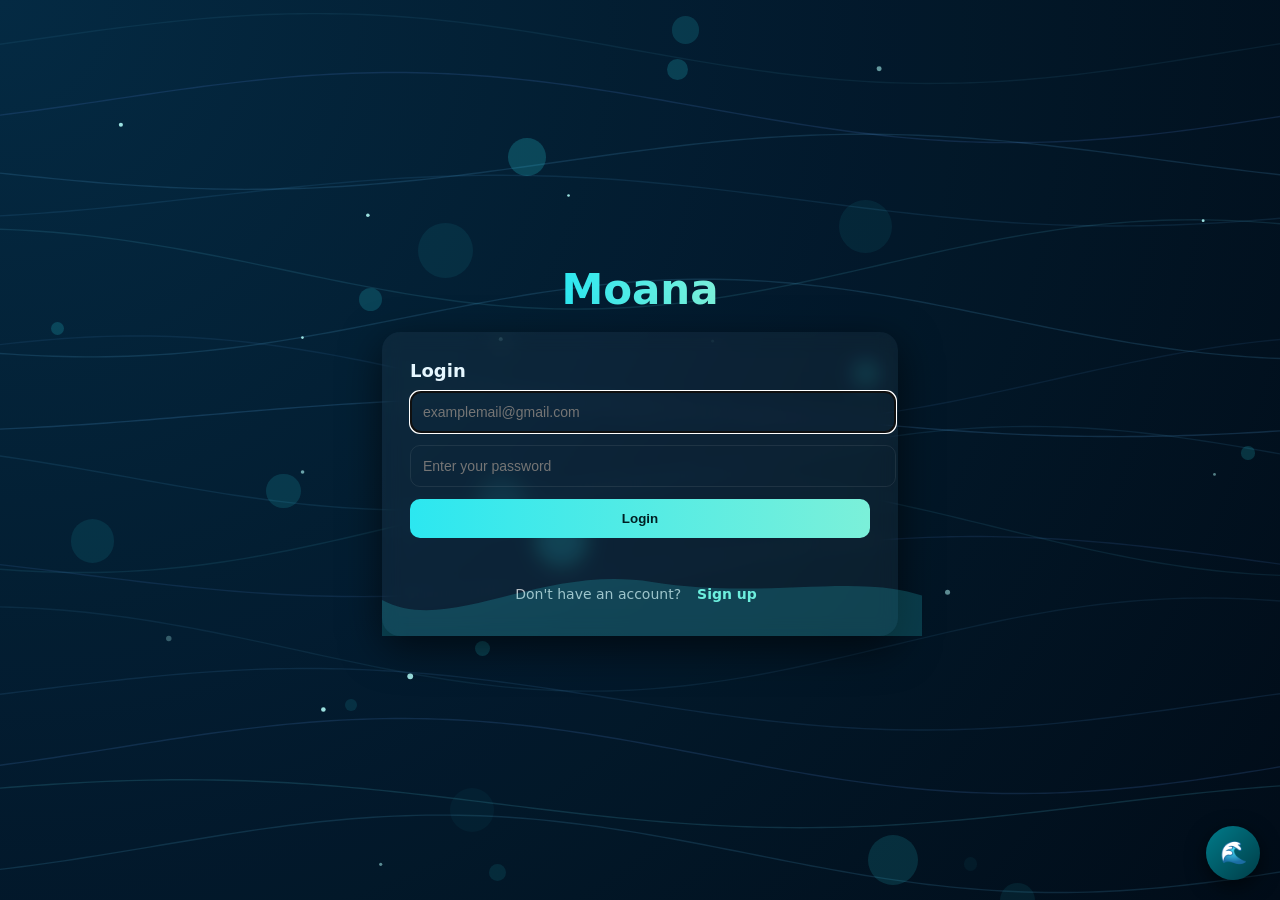
<file: index.html>
<!doctype html>
<html lang="en">
<head>
  <meta charset="utf-8" />
  <meta name="viewport" content="width=device-width,initial-scale=1" />
  <title>Moana</title>
  <style>
    
  </style>

  <link rel="stylesheet" href="style.css"/>
</head>
<body>
  <canvas id="currents"></canvas>
  <div id="bubbles" aria-hidden="true"></div>

  <!-- LOGIN PAGE -->
  <div id="login-page">
    <div class="title">Moana</div>
    <div class="login-card" role="dialog" aria-label="Authentication">
      <div id="auth-title" class="auth-title">Login</div>
      <form id="auth-form" autocomplete="on" novalidate>
        <input id="username" type="text" placeholder="Your username" style="display:none" autocomplete="username" />
        <input id="email" type="email" placeholder="examplemail@gmail.com" required autocomplete="email" />
        <input id="password" type="password" placeholder="Enter your password" required autocomplete="new-password" />
        <input id="confirm-password" type="password" placeholder="Confirm password" style="display:none" autocomplete="new-password" />
        <button id="auth-btn" type="submit">Login</button>
      </form>
      <div id="login-feedback" class="login-info" role="status" aria-live="polite"></div>
      <div class="switch-mode">
        <span id="switch-text">Don't have an account?</span>
        <button id="switch-btn" type="button">Sign up</button>
      </div>
      <svg class="wave" viewBox="0 0 1200 200" preserveAspectRatio="none"><path d="M0,120 C150,200 350,40 600,80 C850,120 1050,60 1200,110 L1200,200 L0,200 Z"></path></svg>
    </div>
  </div>

  <!-- HOME PAGE -->
  <div id="home-page">
    <nav class="sidebar">
      <button id="btn-home">🏠 Home</button>
      <button id="btn-profile">👤 Profile</button>
      <button id="globe-btn">🌍 Globe</button>
      <button id="logout-btn">🚪 Logout</button>
    </nav>
    <main class="main">
      <section class="chat-container">
        <div id="welcome" class="welcome">Welcome —</div>
        <div id="messages" class="messages"></div>
        <div class="input-row">
          <input id="chat-input" placeholder="Ask something about ARGO floats..."/>
          <button id="send-btn" type="button">Send</button>
        </div>
      </section>
    </main>
    <div id="map-panel">
      <iframe id="map-iframe" src="https://www.openstreetmap.org/export/embed.html" title="Map"></iframe>
    </div>
  </div>

  <!-- Profile Modal -->
  <div id="profile-modal">
    <h2>Your Profile</h2>
    <div id="profile-info"></div>
    <button id="close-profile">Close</button>
  </div>

  <!-- Dive Mode Button -->
  <button id="dive-btn" title="Dive Mode">🌊</button>

  <audio id="ocean-audio" loop>
    <source src="whale-waves.mp3" type="audio/mpeg" />
  </audio>

  <script src="script.js">
    /* BUBBLES */
    
  </script>
  
</body>
</html>
</file>
<file: style.css>
:root{
      --bg-1:#020d1a; --bg-2:#052c46; --accent:#2ce7f0; --accent-2:#7bf0d9;
      --muted:rgba(255,255,255,0.7);
      font-family:Inter,system-ui,-apple-system,Segoe UI,Roboto,'Helvetica Neue',Arial;
    }
    html,body{height:100%;margin:0;background:radial-gradient(circle at top left,var(--bg-2),var(--bg-1));color:#e6f7ff;overflow:hidden}

    /* Bubbles */
    #bubbles{position:fixed;inset:0;z-index:0;pointer-events:none}
    .bubble{position:absolute;border-radius:50%;background:rgba(44,231,240,0.28);animation:float 12s infinite ease-in-out}
    @keyframes float{0%{transform:translateY(100vh) scale(0.5);opacity:0}20%{opacity:1}100%{transform:translateY(-10vh) scale(1);opacity:0}}

    /* Ocean Currents Canvas */
    #currents{position:fixed;inset:0;z-index:0;pointer-events:none}

    /* Login */
    #login-page{position:relative;z-index:1;height:100%;display:flex;align-items:center;justify-content:center;flex-direction:column}
    .title{font-size:42px;font-weight:800;margin-bottom:18px;background:linear-gradient(90deg,var(--accent),var(--accent-2));-webkit-background-clip:text;-webkit-text-fill-color:transparent}
    .login-card{width:460px;background:rgba(255,255,255,0.04);backdrop-filter:blur(10px);border-radius:18px;padding:28px;box-shadow:0 12px 40px rgba(0,0,0,0.6);position:relative;overflow:visible}
    .auth-title{font-size:18px;font-weight:700;margin-bottom:10px}
    .login-card input{width:100%;padding:12px;border-radius:10px;border:1px solid rgba(255,255,255,0.08);background:transparent;color:inherit;margin-bottom:12px;font-size:14px}
    .login-card button{width:100%;padding:12px;border-radius:10px;border:none;background:linear-gradient(90deg,var(--accent),var(--accent-2));color:#001f23;font-weight:700;cursor:pointer}
    .login-info{color:var(--muted);font-size:13px;margin-top:10px;text-align:center;min-height:22px}
    .fb-error{color:#ff8b8b}
    .fb-success{color:#9ff6f3}

    .switch-mode{margin-top:10px;color:var(--muted);font-size:14px;text-align:center;display:flex;justify-content:center;gap:8px;align-items:center}
    .switch-mode button{all:unset;cursor:pointer;color:var(--accent-2);font-weight:700;padding:6px 8px;border-radius:6px}
    .switch-mode button:hover{background:rgba(123,240,217,0.06);text-decoration:underline}

    .wave{position:absolute;left:0;right:0;bottom:0;height:90px;pointer-events:none;z-index:0}
    .wave path{fill:rgba(44,231,240,0.18);animation:waveMove 8s linear infinite}
    @keyframes waveMove{from{transform:translateX(0)}to{transform:translateX(-220px)}}

    /* Home */
    #home-page{display:none;height:100%;width:100%;position:relative;z-index:2}
    .sidebar{position:fixed;left:0;top:0;bottom:0;width:180px;background:rgba(255,255,255,0.04);backdrop-filter:blur(8px);padding:28px 16px;display:flex;flex-direction:column;gap:18px}
    .sidebar button{background:none;border:none;color:#e6f7ff;text-align:left;padding:10px;border-radius:8px;cursor:pointer;font-size:15px;position:relative;overflow:hidden}
    .sidebar button:hover{background:rgba(255,255,255,0.02)}

    .main{margin-left:200px;height:100%;display:flex;align-items:center;justify-content:center;padding:24px}
    .chat-container{width:78%;height:82%;background:rgba(255,255,255,0.06);backdrop-filter: blur(10px);border-radius:18px;padding:18px;display:flex;flex-direction:column;box-shadow:0 10px 30px rgba(0,0,0,0.6)}
    .welcome{font-weight:600;margin-bottom:8px;color:var(--muted)}
    .messages{flex:1;overflow:auto;padding:10px}
    .msg{display:block;max-width:72%;padding:10px 14px;border-radius:12px;margin:8px 0;word-break:break-word}
    .ai-msg{background:rgba(255,255,255,0.12);color:#e6f7ff;margin-right:auto}
    .user-msg{background:linear-gradient(90deg,var(--accent),var(--accent-2));color:#001f23;margin-left:auto;box-shadow:0 6px 18px rgba(44,231,240,0.12)}
    .input-row{display:flex;gap:10px;margin-top:12px}
    .input-row input{flex:1;padding:12px;border-radius:10px;border:1px solid rgba(255,255,255,0.08);background:transparent;color:inherit}
    .input-row button{padding:12px 18px;border-radius:10px;border:none;background:linear-gradient(90deg,var(--accent),var(--accent-2));color:#001f23;cursor:pointer;position:relative;overflow:hidden}

    #map-panel{position:fixed;right:20px;bottom:20px;width:0;height:0;border-radius:12px;overflow:hidden;background:rgba(0,0,0,0.45);transition:all .45s ease;box-shadow:0 10px 30px rgba(0,0,0,0.6)}
    #map-panel.expanded{width:420px;height:320px;padding:8px}
    #map-iframe{width:100%;height:100%;border:0}

    /* Profile modal */
    #profile-modal{display:none;position:fixed;top:50%;left:50%;transform:translate(-50%,-50%);background:rgba(255,255,255,0.06);backdrop-filter:blur(12px);padding:22px;border-radius:16px;box-shadow:0 10px 30px rgba(0,0,0,0.6);color:#e6f7ff;text-align:center;z-index:5}
    #profile-modal h2{margin:0 0 12px;font-size:20px}
    #profile-modal button{margin-top:12px;padding:8px 14px;border:none;border-radius:8px;background:linear-gradient(90deg,var(--accent),var(--accent-2));color:#001f23;cursor:pointer;font-weight:600}

    /* Dive Mode button */
    #dive-btn{position:fixed;bottom:20px;right:20px;z-index:10;width:54px;height:54px;border-radius:50%;border:none;background:linear-gradient(135deg,#007b8a,#003d47);color:#e6f7ff;font-size:22px;cursor:pointer;box-shadow:0 6px 20px rgba(0,0,0,0.6)}
    body.dive-mode{background:#000010!important}
    body.dive-mode .bubble{animation-duration:6s!important}
</file>
